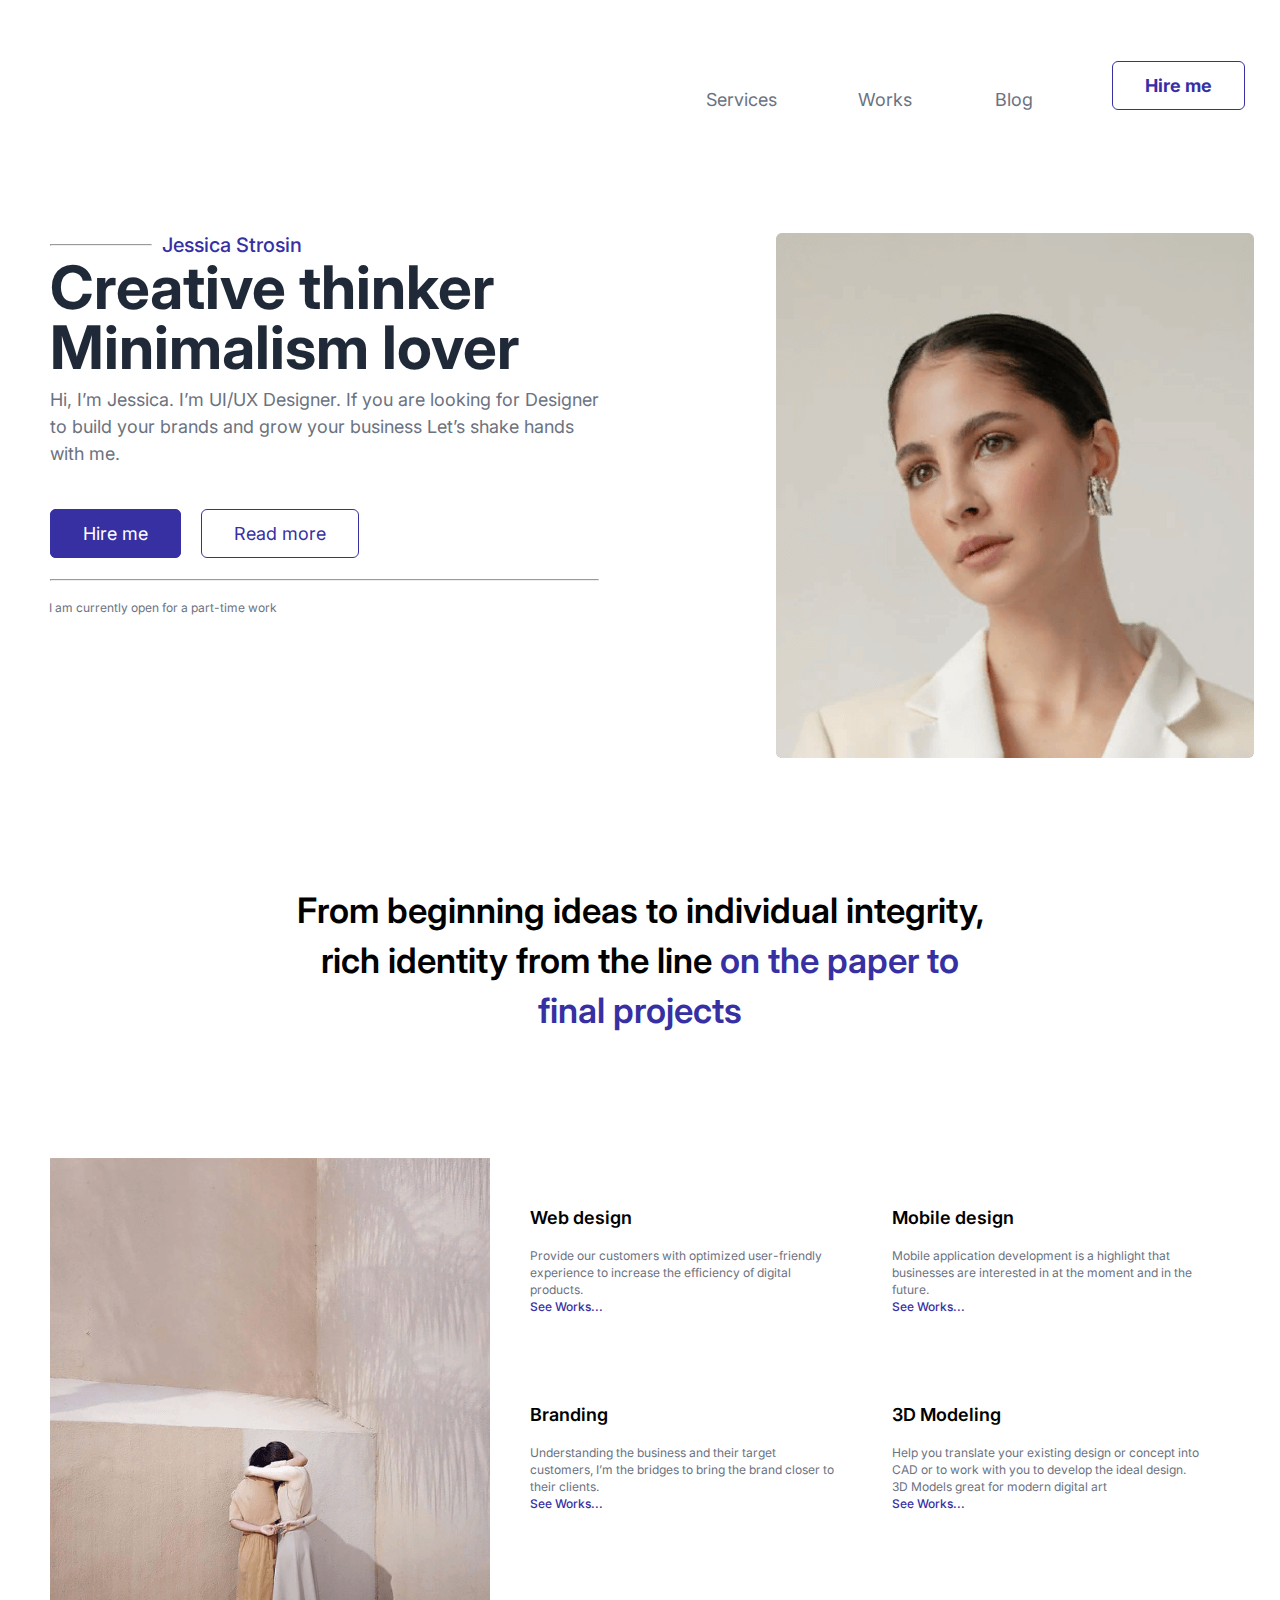
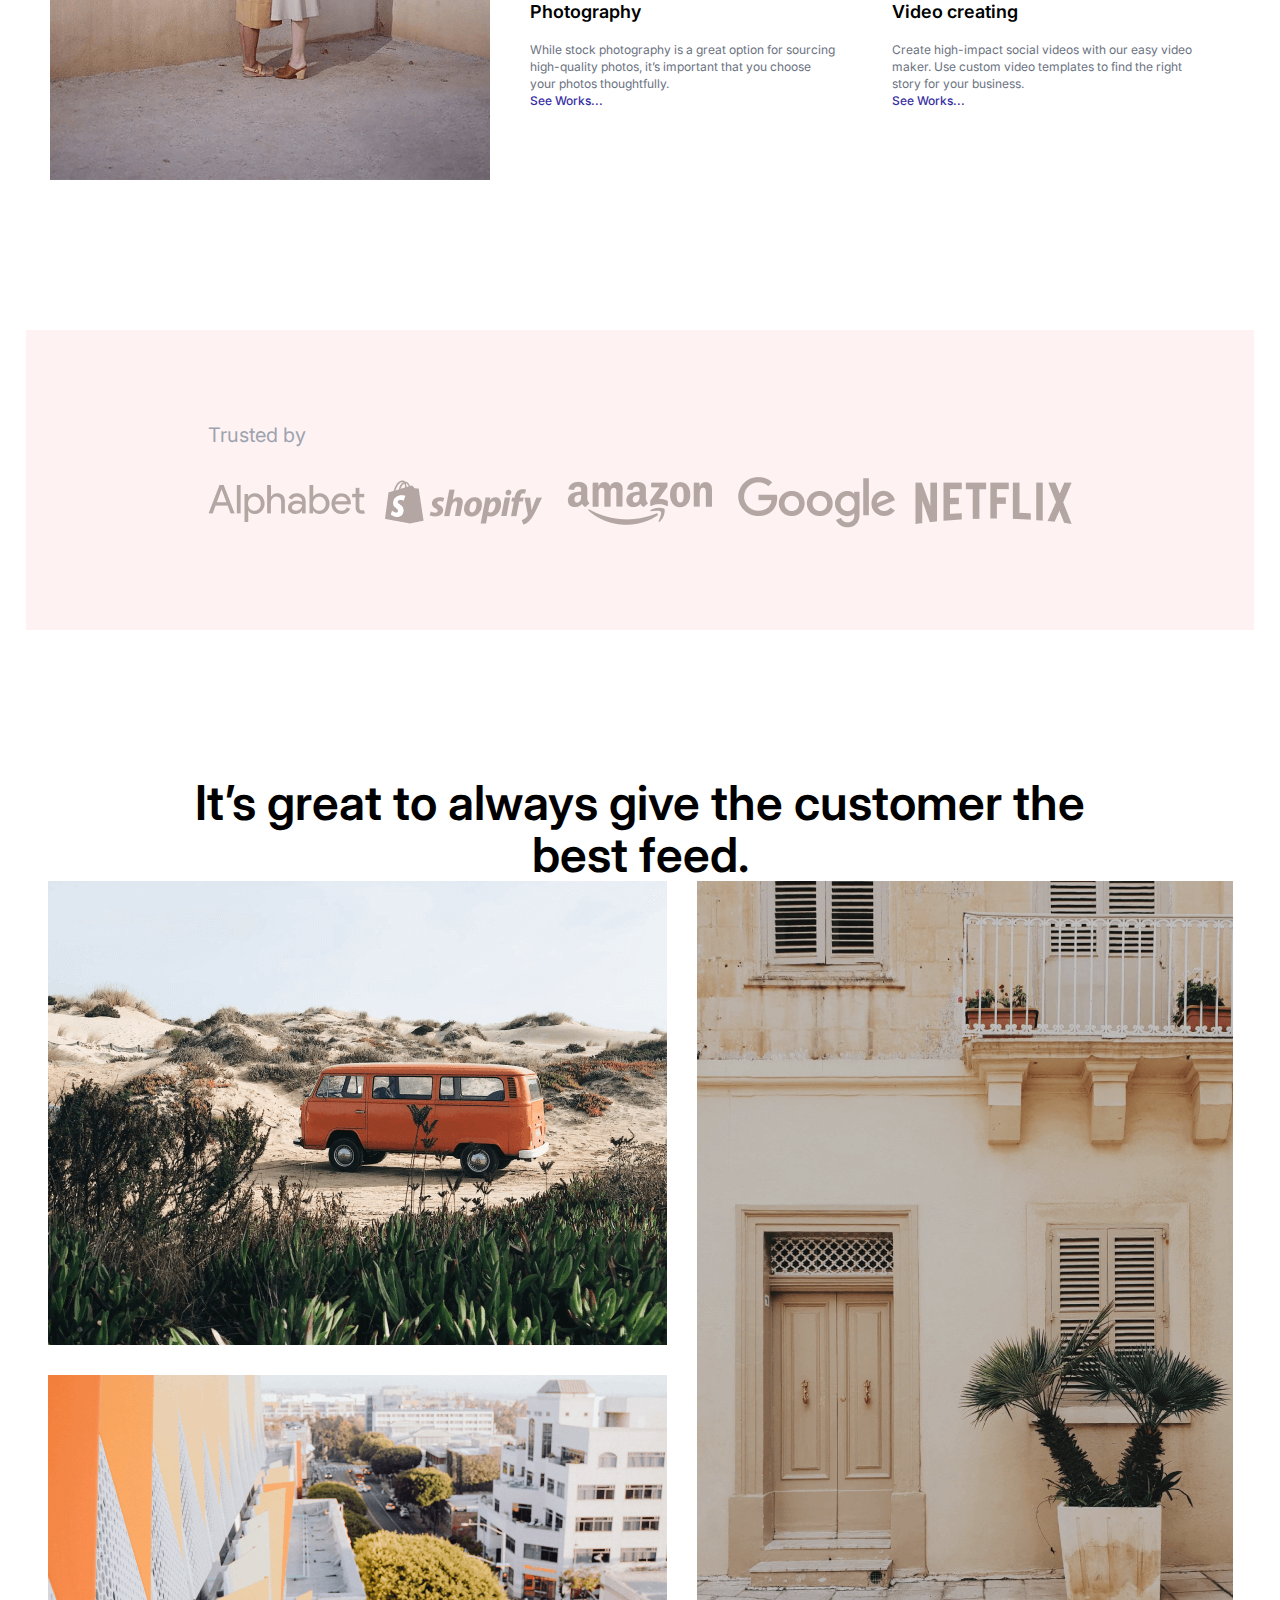
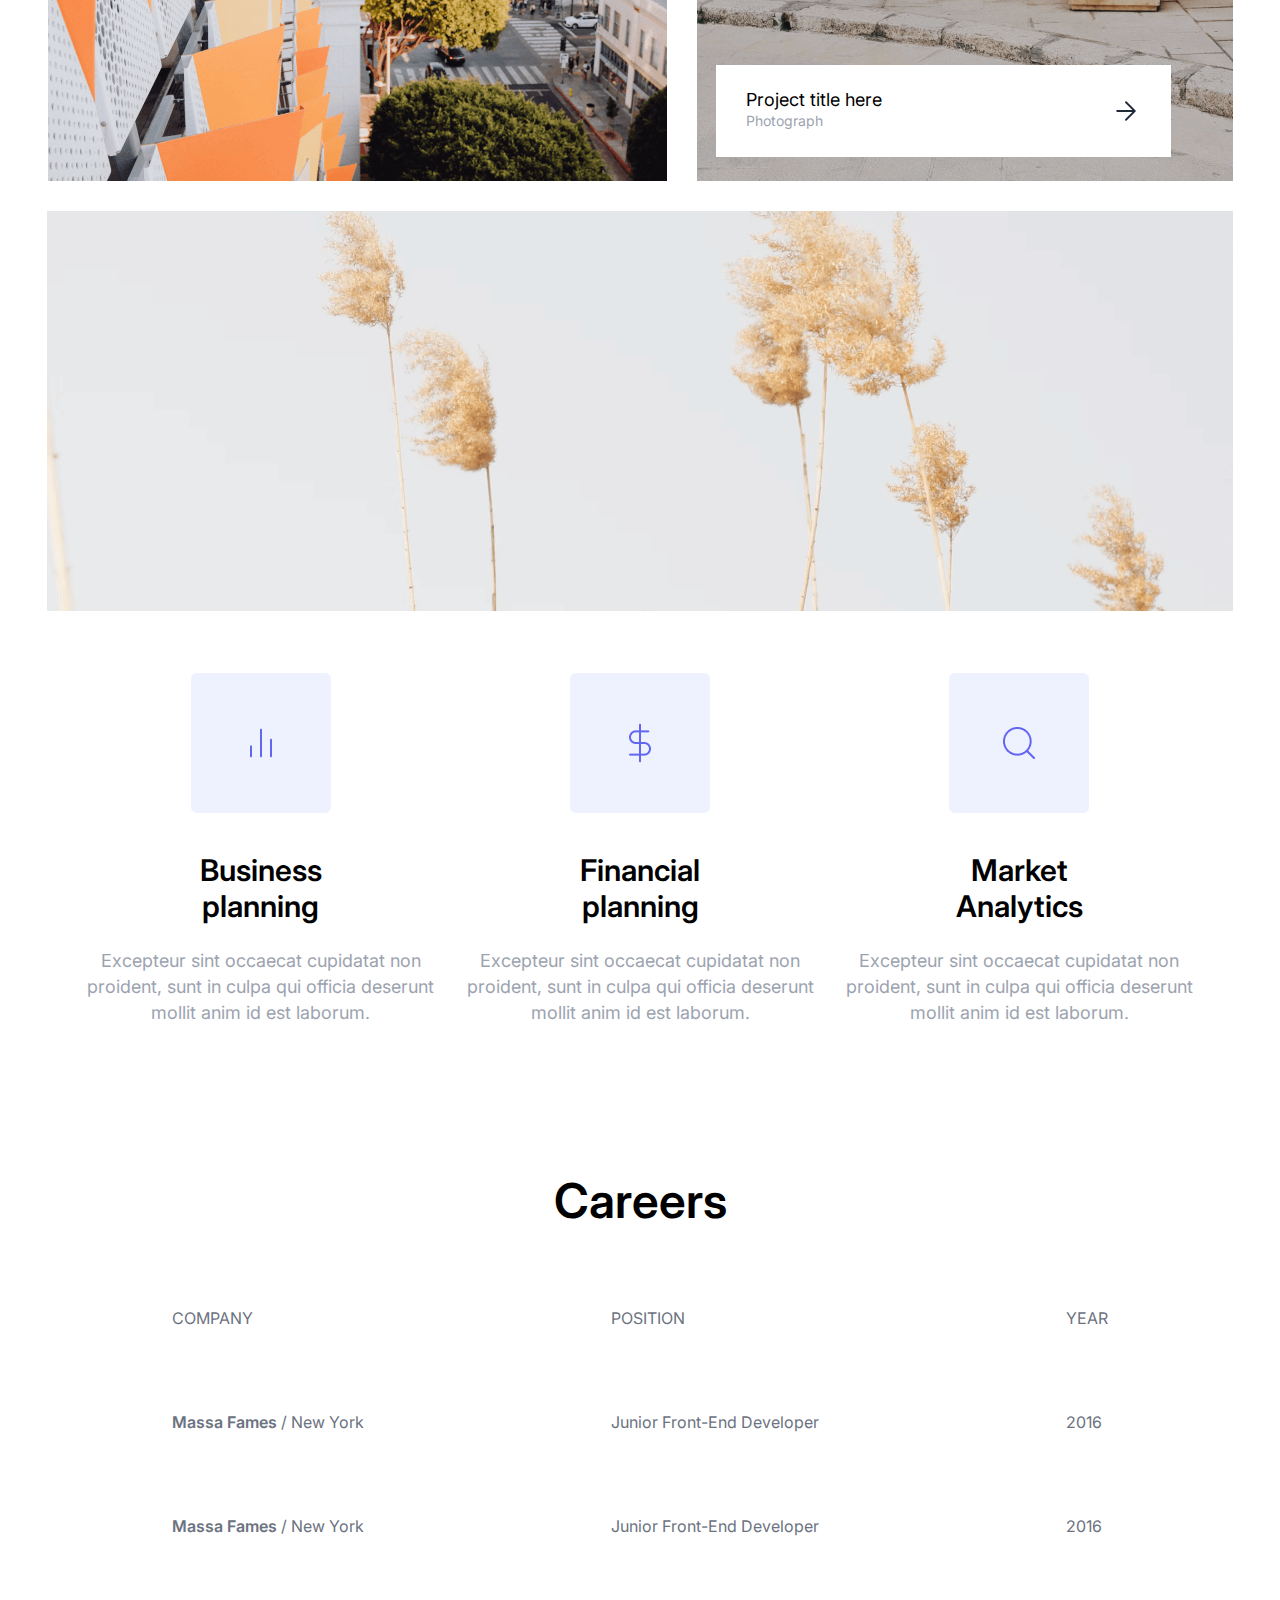
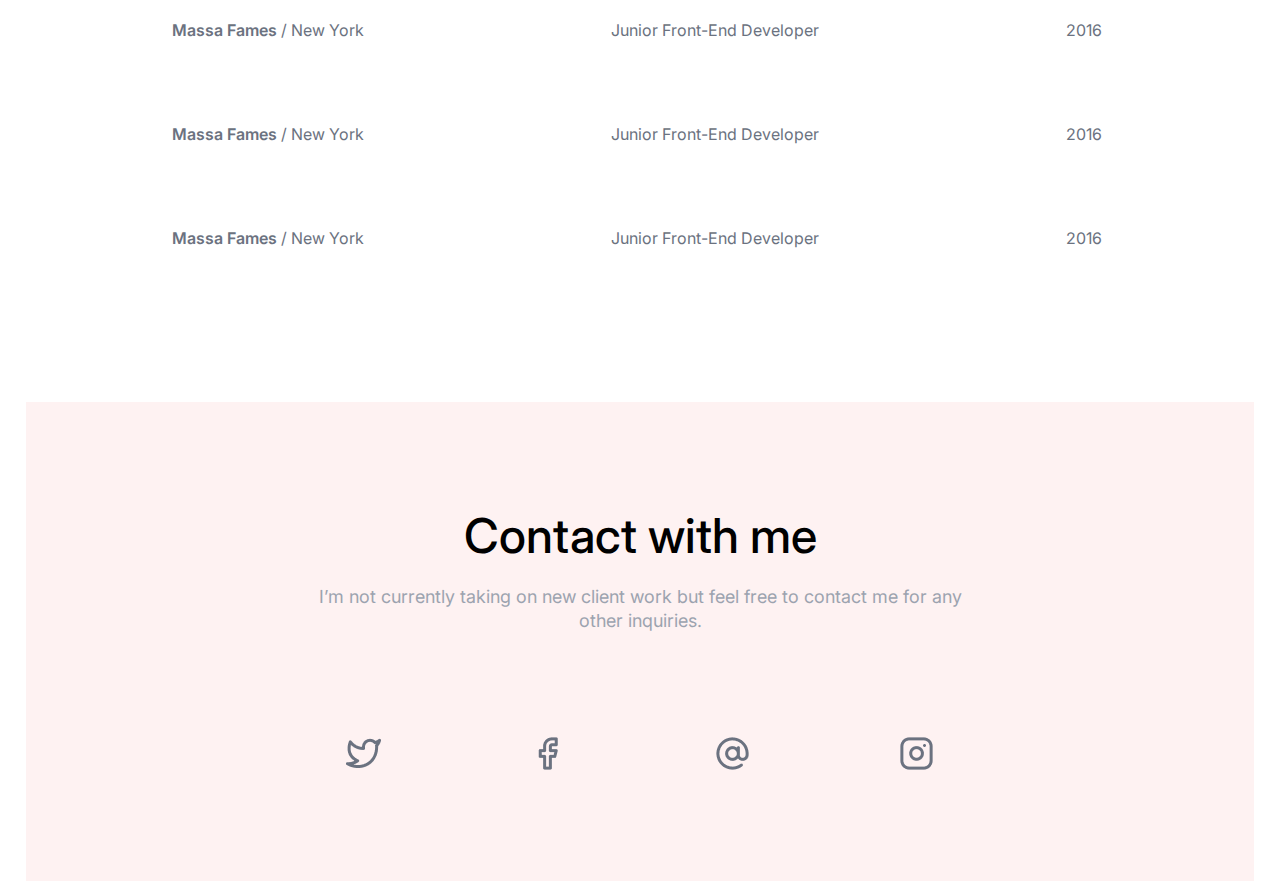
<file: index.html>
<!DOCTYPE html>
<html lang="en">
  <head>
    <meta charset="UTF-8" />
    <meta http-equiv="X-UA-Compatible" content="IE=edge" />
    <meta name="viewport" content="width=device-width, initial-scale=1.0" />
    <link rel="stylesheet" href="./styles/styles.css" />
    <title>Profile</title>
  </head>
  <body>
    <header>
      <nav class="navigation">
        <a class="links navigation__serv" href="#specification">Services</a>
        <a
          class="links navigation__works"
          target="_blank"
          href="https://github.com/SHTbIK37"
          >Works</a
        >
        <a class="links navigation__blog" href="#">Blog</a>
        <a
          class="links navigation__hire"
          target="_blank"
          href="https://hh.ru/resume/f380b1d6ff0817930b0039ed1f744569397455"
          ><b>Hire me</b></a
        >
      </nav>
    </header>
    <main>
      <div class="profile">
        <div class="profile__about">
          <div class="profile__about__line">
            <hr />
            <p class="profile__about__line__name">Jessica Strosin</p>
          </div>
          <p class="profile__about__logo">
            Creative thinker <br />
            Minimalism lover
          </p>
          <p class="profile__about__logotext">
            Hi, I’m Jessica. I’m UI/UX Designer. If you are looking for Designer
            <br />
            to build your brands and grow your business Let’s shake hands
            <br />
            with me.
          </p>
          <div class="profile__about__logoLinks">
            <a
              class="profile__about__logoLinks__hire"
              href="https://hh.ru/resume/f380b1d6ff0817930b0039ed1f744569397455"
              target="_blank"
              >Hire me</a
            >
            <a
              class="profile__about__logoLinks__readMore"
              href="https://hh.ru/resume/f380b1d6ff0817930b0039ed1f744569397455"
              target="_blank"
              >Read more</a
            >
          </div>
          <hr class="profile__about__underLogo" />
          <p class="profile__about__text_smallText">
            I am currently open for a part-time work
          </p>
        </div>
        <div class="profile__profileimage">
          <img
            class="profile__profileimage__img"
            src="./assets/facef.png"
            alt="Photo 4х3"
          />
        </div>
      </div>

      <p class="title">
        From beginning ideas to individual integrity, <br />
        rich identity from the line
        <span class="title__text_colorpurple">
          on the paper to <br />
          final projects
        </span>
      </p>
      <div class="specification" id="specification">
        <img src="./assets/image_11.png" alt="Wall" />
        <div class="specification__skills">
          <div>
            <p>Web design</p>
            <span>
              Provide our customers with optimized user-friendly
              <br />
              experience to increase the efficiency of digital <br />
              products. <br />
            </span>
            <a
              class="specification__skills__links"
              href="https://github.com/SHTbIK37"
              target="_blank"
              >See Works...</a
            >
          </div>
          <div>
            <p>Mobile design</p>
            <span>
              Mobile application development is a highlight that <br />
              businesses are interested in at the moment and in the <br />
              future. <br />
            </span>
            <a
              class="specification__skills__links"
              href="https://github.com/SHTbIK37"
              target="_blank"
              >See Works...</a
            >
          </div>
          <div id="branding">
            <p>Branding</p>
            <span>
              Understanding the business and their target <br />
              customers, I’m the bridges to bring the brand closer to <br />
              their clients. <br />
            </span>
            <a
              class="specification__skills__links"
              href="https://github.com/SHTbIK37"
              target="_blank"
              >See Works...</a
            >
          </div>
          <div id="d3">
            <p>3D Modeling</p>
            <span>
              Help you translate your existing design or concept into <br />
              CAD or to work with you to develop the ideal design. <br />
              3D Models great for modern digital art <br />
            </span>
            <a
              class="specification__skills__links"
              href="https://github.com/SHTbIK37"
              target="_blank"
              >See Works...</a
            >
          </div>
          <div id="photography">
            <p>Photography</p>
            <span>
              While stock photography is a great option for sourcing <br />
              high-quality photos, it’s important that you choose <br />
              your photos thoughtfully. <br />
            </span>
            <a
              class="specification__skills__links"
              href="https://github.com/SHTbIK37"
              target="_blank"
              >See Works...</a
            >
          </div>
          <div id="video">
            <p>Video creating</p>
            <span>
              Create high-impact social videos with our easy video <br />
              maker. Use custom video templates to find the right <br />
              story for your business. <br />
            </span>
            <a
              class="specification__skills__links"
              href="https://github.com/SHTbIK37"
              target="_blank"
              >See Works...</a
            >
          </div>
        </div>
      </div>
      <div class="trustedblock">
        <div class="trustedblock__img">
          <p>Trusted by</p>
          <div class="trustedblock__img_row">
            <img
              class="img trustedblock__img_row_marginleft_false"
              src="./assets/alphabet.png"
              alt="alphabet"
            />
            <img
              class="img"
              src="./assets/shopify-original.png"
              alt="shopify"
            />
            <img class="img" src="./assets/amazon.png" alt="amazon" />

            <img class="img" src="./assets/google-original.png" alt="google" />
            <img
              class="img trustedblock__img_row_marginright_false"
              src="./assets/netflix-primary.png"
              alt="neflix"
            />
          </div>
        </div>
      </div>
      <div class="imgproject">
        <p class="imgproject__text">
          It’s great to always give the customer the<br />
          best feed.
        </p>
        <div class="imgproject__photos">
          <div class="imgproject__photos_row">
            <div class="imgproject__photos_column">
              <img src="./assets/vwt1.png" alt="Das auto" />
              <img src="./assets/street.png" alt="street" />
            </div>
            <div class="imgproject__photos_link">
              <img src="./assets/home.png" alt="home" />
              <div class="imgproject__photos_link__text">
                <p>Project title here <br /><span> Photograph</span></p>
                <div class="imgproject__photos_link__text__link">
                  <a href="https://github.com/SHTbIK37" target="_blank">
                    <img src="./assets/arrow-right.png" alt="arrow"
                  /></a>
                </div>
              </div>
            </div>
          </div>
          <img src="./assets/trees.png" alt="trees" />
        </div>
      </div>
      <div class="planning">
        <div class="planning__block">
          <img
            class="planning__block__img"
            src="./assets/busines.png"
            alt="scheme"
          />
          <p class="planning__block__text_bold">
            Business <br />
            planning <br />
            <span class="planning__block__text"
              >Excepteur sint occaecat cupidatat non <br />
              proident, sunt in culpa qui officia deserunt <br />
              mollit anim id est laborum.</span
            >
          </p>
        </div>
        <div class="planning__block">
          <img
            class="planning__block__img"
            src="./assets/dollar.png"
            alt="dollar"
          />
          <p class="planning__block__text_bold">
            Financial <br />
            planning <br /><span class="planning__block__text"
              >Excepteur sint occaecat cupidatat non <br />
              proident, sunt in culpa qui officia deserunt <br />
              mollit anim id est laborum.</span
            >
          </p>
        </div>
        <div class="planning__block">
          <img
            class="planning__block__img"
            src="./assets/search.png"
            alt="search"
          />
          <p class="planning__block__text_bold">
            Market <br />
            Analytics <br /><span class="planning__block__text"
              >Excepteur sint occaecat cupidatat non <br />
              proident, sunt in culpa qui officia deserunt <br />
              mollit anim id est laborum.</span
            >
          </p>
        </div>
      </div>
      <div class="careers">
        <p class="careers__logo">Careers</p>
        <div>
          <div class="careers__company">
            <p class="careers__text">COMPANY</p>
            <p class="careers__text"><span>Massa Fames</span> / New York</p>
            <p class="careers__text"><span>Massa Fames</span> / New York</p>
            <p class="careers__text"><span>Massa Fames</span> / New York</p>
            <p class="careers__text"><span>Massa Fames</span> / New York</p>
            <p class="careers__text"><span>Massa Fames</span> / New York</p>
          </div>
          <div class="careers__position">
            <p class="careers__text">POSITION</p>
            <p class="careers__text">Junior Front-End Developer</p>
            <p class="careers__text">Junior Front-End Developer</p>
            <p class="careers__text">Junior Front-End Developer</p>
            <p class="careers__text">Junior Front-End Developer</p>
            <p class="careers__text">Junior Front-End Developer</p>
          </div>
          <div class="careers__year" id="careers__year_margintop">
            <p class="careers__text">YEAR</p>
            <p class="careers__text">2016</p>
            <p class="careers__text">2016</p>
            <p class="careers__text">2016</p>
            <p class="careers__text">2016</p>
            <p class="careers__text">2016</p>
          </div>
        </div>
      </div>
    </main>
    <footer>
      <p class="footer__text">Contact with me</p>
      <span class="footer__span">
        I’m not currently taking on new client work but feel free to contact me
        for any <br />
        other inquiries.
      </span>
      <div class="footer__contacts">
        <a href="#"><img src="./assets/twitter.png" alt="twitter" /></a>
        <a href="#"><img src="./assets/facebook.png" alt="facebook" /></a>
        <a href="#"><img src="./assets/mail.png" alt="mail" /></a>
        <a href="#"><img src="./assets/instagram.png" alt="instagram" /></a>
      </div>
    </footer>
  </body>
</html>
</file>
<file: styles/styles.css>
@import url("https://fonts.googleapis.com/css2?family=Inter:wght@100;200;300;400;500;600;700;800;900&display=swap");

body {
  background-color: white;
  margin: 0;
  font-family: "Inter", sans-serif;
  align-items: center;
}

header {
  font-size: 18px;
}
.navigation {
  display: flex;
  align-items: flex-end;
  justify-content: flex-end;
  margin-top: 118px;
  margin-right: 128px;
}
.links {
  color: #6b7280;
  text-decoration: none;
}
.navigation__serv {
  margin-right: 81px;
}
.navigation__works {
  margin-right: 83px;
}
.navigation__blog {
  margin-right: 79px;
}
.navigation__hire {
  margin-right: -15px;
  position: relative;
  color: #3730a3;
  padding: 13px 32px;
  border-radius: 6px;
  border: 1px solid #3730a3;
  transition: all 0.2s;
}
.navigation__hire:hover {
  background-color: #3730a3;
  color: white;
}
.profile {
  display: flex;
  margin-top: 200px;
  justify-content: space-between;
}
.profile__profileimage__img {
  margin-right: 100px;
}
.profile__about {
  margin-left: 130px;
}

.profile__about__line {
  align-items: center;
  display: flex;
  width: fit-content;
}
.profile__about__line__name {
  color: #3730a3;
  display: inline-block;
}
.profile__about__line__name {
  font-size: 20px;
  font-weight: 500;
}
.profile__about__line hr {
  margin-right: 10px;
  display: inline-block;
  width: 100px;
}
.profile__about {
  color: #6b7280;
  font-size: 18px;
}
.profile__about__logo {
  color: #1f2937;
  position: relative;
  font-style: normal;
  line-height: 72px;
  font-size: 72px;
  margin-top: 22px;
  font-weight: 700;
}
.profile__about__logotext {
  margin-top: -30px;
  line-height: 27px;
}

.profile__about__logoLinks {
  margin-top: 56px;
}
.profile__about__logoLinks__hire {
  font-size: 18px;
  font-weight: 400;
  background-color: #3730a3;
  color: white;
  text-decoration: none;
  margin-right: 15px;
  padding: 13px 32px 13px 32px;
  border-radius: 6px;
  border: 1px solid #3730a3;
  transition: all 0.2s;
}
.profile__about__logoLinks__readMore {
  font-size: 18px;
  font-weight: 400;
  background-color: white;
  color: #3730a3;
  text-decoration: none;
  margin-right: -15px;
  padding: 13px 32px 13px 32px;
  border-radius: 6px;
  border: 1px solid #3730a3;
  transition: all 0.2s;
}
.profile__about__underLogo {
  margin-top: 35px;
  max-width: 100%;
}
.profile__about__text_smallText {
  font-size: 12px;
  margin-left: -1px;
  margin-top: 19px;
}

.title {
  font-weight: 600;
  line-height: 50px;
  margin-top: 150px;
  font-size: 48px;
  text-align: center;
  margin-bottom: 147px;
  margin-top: 192px;
}
.title__text_colorpurple {
  color: #3730a3;
}
.specification {
  display: flex;
  margin-left: 12%;
  flex-direction: row;
}
.specification img {
  margin-right: 2%;
  margin-left: 133px;
}
.specification__skills {
  display: flex;
  margin-right: 292px;
  margin-top: 31px;
  margin-left: 15px;
  flex-wrap: wrap;
}
.specification__skills div {
  font-size: 14px;
  width: 50%;
  max-height: min-content;
}
.specification__skills__links {
  font-size: 12px;
  text-decoration: none;
  color: #3730a3;
  font-weight: 500;
}
.specification__skills div p {
  font-size: 18px;
  font-weight: 600;
}
.specification__skills div span {
  font-size: 12px;
  color: #6b7280;
  margin-top: 24px;
  font-weight: 400;
  margin-bottom: 20px;
}

.trustedblock {
  display: flex;
  flex-direction: column;
  align-items: center;
  justify-content: center;
  margin-top: 150px;
  margin-bottom: 147px;
  background-color: #fef2f2;
  color: #9ca3af;
  font-size: 20px;
}

.trustedblock__img p {
  margin-top: 0px;
}
.trustedblock__img_row {
  justify-content: center;
  display: flex;
  flex-direction: row;
  justify-content: space-between;
}

.img {
  max-width: 44%;
  margin: 10px;
}
.trustedblock__img_row_marginleft_false {
  margin-left: 0px;
}
.trustedblock__img_row_marginright_false {
  margin-right: 0px;
}

.imgproject__text {
  margin-bottom: 147px;
  text-align: center;
  font-size: 48px;
  font-weight: 600;
  line-height: 52px;
}
.imgproject__photos {
  display: flex;
  justify-content: center;
  align-items: center;
  flex-direction: column;
}
.imgproject__photos_row {
  margin-bottom: 30px;
  display: flex;
  flex-direction: row;
}
.imgproject__photos_column {
  margin-right: 30px;
  justify-content: space-between;
  display: flex;
  flex-direction: column;
}

.imgproject__photos_link {
  display: flex;
  position: relative;
}
.imgproject__photos_link__text {
  display: flex;
  height: 92px;
  width: 495px;
  bottom: 24px;
  left: 19px;
  position: absolute;
  background-color: white;
}
.imgproject__photos_link__text p {
  font-size: 18px;
  text-align: start;
  margin-left: 30px;
  margin-top: 25px;
}
.imgproject__photos_link__text p span {
  font-size: 14px;
  color: #9ca3af;
}
.imgproject__photos_link__text p {
  line-height: 20px;
  font-weight: 400;
}
.imgproject__photos_link__text img {
  display: flex;
  align-items: center;
  position: absolute;
  display: inline-block;
  right: 30px;
}
.imgproject__photos_link__text__link {
  display: flex;
  align-items: center;
}
.imgproject__photos_link__text__link a {
  display: flex;
  align-items: center;
}

.planning {
  margin: 150px 328px 0;
  justify-content: space-between;
  text-align: center;
  display: flex;
  flex-direction: row;
  font-weight: 600;
}

.planning__block__text_bold {
  font-size: 30px;
}
.planning__block__text {
  display: block;
  font-weight: 400;
  margin-top: 24px;
  font-size: 18px;
  color: #9ca3af;
  line-height: 26px;
}
.planning__block__img {
  margin-bottom: 5px;
}
.careers {
  margin-top: 115px;
}
.careers__logo {
  font-weight: 600;
  text-align: center;
  font-size: 48px;
}
.careers div {
  display: flex;
  justify-content: space-between;

  margin-top: 58px;
  margin-left: 152px;
}
.careers__company,
.careers__position,
.careers__year {
  flex-direction: column;
}
.careers__text {
  margin: 30px;
  text-align: left;
  font-size: 16px;
  color: #6b7280;
  margin-bottom: 54px;
}
.careers__company p span,
.careers__position p span,
.careers__year p span {
  font-weight: 600;
}
.careers__position {
  margin-right: -18px;
}
.careers__year {
  margin-right: 433px;
}
footer {
  margin-top: 100px;
  background-color: #fef2f2;
  display: flex;
  flex-direction: column;
  justify-content: center;
  align-items: center;
}
.footer__text {
  text-align: center;
  font-size: 48px;
  margin-bottom: 20px;
  font-weight: 500;
  margin-top: 104px;
}
.footer__span {
  text-align: center;
  font-size: 18px;
  color: #9ca3af;
  margin-bottom: 50px;
  line-height: 24px;
}
footer img {
  margin-bottom: 100px;
}
.footer__contacts {
  display: flex;
  height: 100px;
  width: 60%;
  justify-content: space-around;
  margin-top: 53px;
  margin-bottom: 45px;
}
.footer__contacts a {
  height: 35px;
}
@media only screen and (min-width: 1280px) {
  .trustedblock {
    height: 300px;
  }
}
@media only screen and (min-width: 769px) and (max-width: 1280px) {
  body {
    margin: 0 2%;
  }
  nav {
    margin: 0;
    margin-top: 5%;
  }
  .navigation {
    margin-top: 5%;
    margin-right: 2%;
  }
  .profile {
    margin: 0;
    margin-top: 10%;
  }
  .profile__about {
    margin-left: 2%;
  }
  .about {
    margin: 0;
    margin-right: 2%;
  }
  .profile__about__logo {
    line-height: 60px;
    margin: 0;
    font-size: 60px;
    margin-bottom: 7%;
  }
  .profile__about__line__name {
    margin: 0;
  }
  .profile img {
    margin: 0;
    max-width: 100%;
  }
  .title {
    margin: 0 2%;
    margin-top: 10%;
    margin-bottom: 10%;
    font-size: 35px;
  }
  .specification {
    margin: 0;
    margin-bottom: 2%;
  }
  .specification img {
    margin-left: 2%;
  }
  .specification__skills {
    margin-right: 0;
  }
  .skills {
    margin-right: 60px;
  }
  .trustedblock {
    height: 300px;
  }
  .trustedblock__img_row {
    flex-direction: row;
    align-items: center;
    flex-wrap: wrap;
  }
  .trustedblock__img_row {
    width: fit-content;
    justify-content: center;
  }
  .trustedblock__img_row img {
    width: fit-content;
  }
  .trusted img {
    max-width: 100%;
  }
  .imgproject__photos img {
    max-width: 100%;
  }
  .imgproject__photos_link__text {
    max-width: 85%;
  }

  .imgproject p {
    margin-bottom: 0;
  }
  .planning {
    margin: 0 5%;
    margin-top: 5%;
  }
  .careers div {
    margin: 0 5%;
  }
}
@media only screen and (min-width: 551px) and (max-width: 768px) {
  body {
    margin: 0 2%;
    background-color: white;
  }
  .navigation {
    margin: 0;
  }

  .navigation__blog,
  .navigation__hire,
  .navigation__serv,
  .navigation__works {
    margin: 2%;
  }
  .navigation__hire {
    padding: 1%;
  }
  .profile {
    flex-direction: column;
    margin-top: 2%;
  }
  .profile img {
    display: block;
    margin: 0 auto;
    width: 100%;
    max-width: max-content;
  }
  .profile__about {
    margin-left: 2%;
  }
  .profile__about__logo {
    line-height: 22px;
    margin: 0%;
    font-size: 24px;
    margin-bottom: 7%;
  }
  .title {
    margin: 3% 0;
    font-size: 20px;
    line-height: 30px;
  }
  .specification {
    margin: 0%;
    flex-direction: column;
  }
  .specification__skills {
    margin-right: 0;
  }
  .specification img {
    object-fit: cover;
    height: 250px;
    margin: 0%;
  }
  .skills {
    margin: 0%;
    text-align: center;
  }
  .skills p {
    font-size: 8px;
  }
  .trusted {
    margin-top: 10%;
    margin-bottom: 0%;
    height: auto;
  }
  .trustedblock__img_row {
    flex-direction: row;
    align-items: center;
    flex-wrap: wrap;
    justify-content: center;
  }
  .trusted p {
    font-size: 14px;
  }
  .trusted img {
    width: 100%;
  }
  .imgproject__text {
    font-size: 30px;
    margin-bottom: 5%;
  }
  .imgproject img {
    max-width: 100%;
  }
  .imgproject__photos_link__text {
    max-width: 80%;
    height: auto;
    font-size: 18px;
  }
  .imgproject__photos_link__text p {
    margin-left: 1%;
  }
  .imgproject__photos_link__text img {
    right: 0;
  }
  .planning {
    margin: 0%;
    margin-top: 5%;
  }
  .planning img {
    width: 90%;
  }
  .planning p {
    font-size: 18px;
  }
  .planning p span {
    font-size: 12px;
  }
  .careers div {
    margin: 0%;
    margin-right: 1%;
  }
  footer {
    margin-top: 5%;
  }
  footer p {
    margin: 2%;
    font-size: 20px;
  }
  footer span {
    font-size: 14px;
    margin: 1%;
    margin-bottom: 5%;
  }
  footer img {
    margin-bottom: 10%;
    width: 100%;
  }
}
@media only screen and (max-width: 550px) {
  body {
    margin: 0 2%;
    background-color: white;
  }
  .navigation {
    font-size: 16px;
    margin: 0;
  }

  .navigation__blog,
  .navigation__hire,
  .navigation__serv,
  .navigation__works {
    margin: 2%;
  }
  .navigation__hire {
    padding: 1%;
  }
  .profile {
    flex-direction: column;
    margin-top: 2%;
  }
  .profile img {
    display: block;
    margin: 0 auto;
    width: 100%;
    max-width: 350px;
  }
  .profile__about__logoLinks {
    display: flex;
    flex-direction: column;
  }
  .profile__about__logoLinks__hire {
    width: fit-content;
    margin-bottom: 5%;
  }
  .profile__about__logoLinks__readMore {
    width: fit-content;
  }
  .profile__about {
    margin-left: 1%;
  }
  .about p {
    font-size: 14px;
  }
  .profile__about__logo {
    line-height: 20px;
    margin: 0%;
    font-size: 18px;
    margin-bottom: 10%;
  }
  .title {
    line-height: 26px;
    margin: 3% 0;
    font-size: 20px;
  }
  .specification {
    margin: 0%;
    flex-direction: column;
  }
  .specification img {
    object-fit: cover;
    height: 250px;
    margin: 0%;
  }
  .specification__skills {
    margin: 0% auto;
    flex-direction: column;
    text-align: center;
    margin-bottom: 10%;
  }
  .specification__skills div {
    width: 100%;
  }
  .specification__skills p {
    font-size: 8px;
  }
  .trustedblock {
    margin-top: 0;
    margin-bottom: 50px;
  }
  .trustedblock__img {
    padding: 20px;
  }
  .trustedblock__img_row {
    flex-direction: row;
    align-items: center;
    justify-content: center;
    flex-wrap: wrap;
    width: fit-content;
    margin: 5px;
  }

  .trusted p {
    font-size: 18px;
  }
  .trusted img {
    width: 100%;
  }
  .img {
    width: 105px;
  }
  .imgproject p {
    font-size: 22px;
    margin-bottom: 5%;
    line-height: 26px;
  }
  .imgproject img {
    max-width: 100%;
  }
  .imgproject__photos_row {
    margin-bottom: 15px;
  }
  .imgproject__photos_column {
    margin-right: 15px;
  }
  .imgproject__photos_link__text {
    display: flex;
    height: fit-content;
    width: 200px;
    bottom: 24px;
    left: 13px;
    position: absolute;
    background-color: white;
  }
  .imgproject__photos_link__text {
    display: none;
  }
  .imgproject__photos_link__text p {
    margin-top: 1%;
    margin-left: 0;
  }
  .imgproject__photos_link__text img {
    right: 0;
  }
  .planning {
    margin: 0%;
    margin-top: 2%;
  }
  .planning img {
    width: 90%;
  }
  .planning p {
    font-size: 18px;
  }
  .planning p span {
    font-size: 12px;
  }
  .careers div {
    margin: 0%;
    margin-right: 1%;
  }
  .careers__text {
    margin: 3%;
  }
  #careers__year_margintop {
    margin-top: 2px;
  }
  footer {
    margin-top: 5%;
  }
  footer p {
    margin: 2%;
    font-size: 20px;
  }
  footer span {
    font-size: 14px;
    margin: 1%;
    margin-bottom: 5%;
  }
  footer img {
    margin-bottom: 10%;
    width: 100%;
  }
  .contacts {
    width: 90%;
  }
}
</file>
